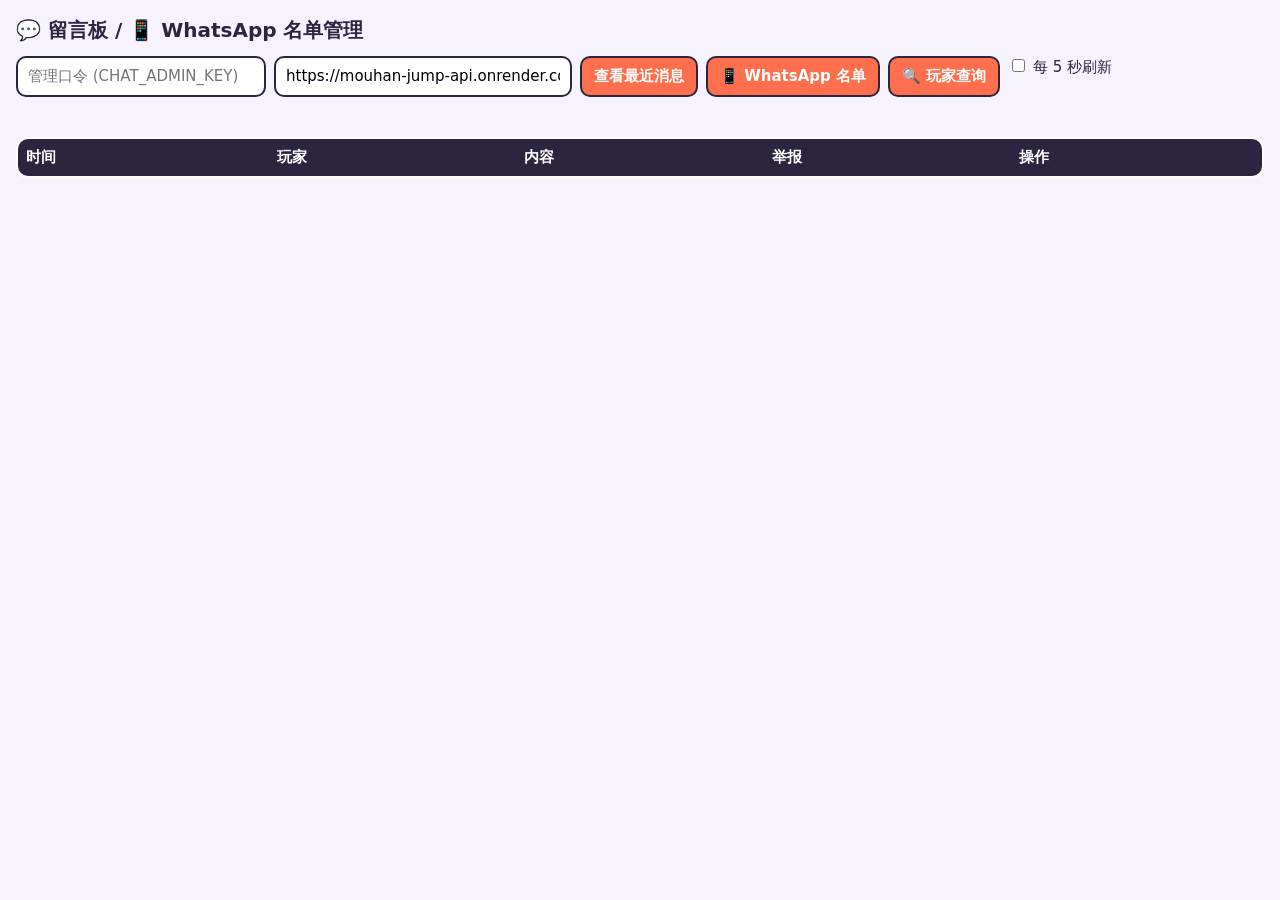
<file: chat-admin.html>
<!doctype html>
<html lang="zh"><head><meta charset="utf-8"><meta name="viewport" content="width=device-width,initial-scale=1">
<meta name="robots" content="noindex"><title>留言板 / WhatsApp 管理</title>
<style>
body{font:15px/1.4 "Microsoft YaHei","PingFang SC",system-ui,sans-serif;margin:0;padding:16px;background:#f6f3ff;color:#2b2540}
h1{font-size:20px;margin:0 0 12px}.bar{display:flex;gap:8px;flex-wrap:wrap;margin-bottom:12px}
input{font:inherit;padding:8px 10px;border:2px solid #2b2540;border-radius:10px}button{font:inherit;font-weight:700;padding:7px 12px;border:2px solid #2b2540;border-radius:10px;background:#fff;cursor:pointer}
button.p{background:#ff6f4e;color:#fff}button.d{background:#ffe0e0}
table{width:100%;border-collapse:collapse;background:#fff;border:2px solid #2b2540;border-radius:12px;overflow:hidden}
td,th{padding:8px;border-bottom:1px solid #ddd;text-align:left;vertical-align:top}th{background:#2b2540;color:#fff}
tr.hid td{opacity:.45;text-decoration:line-through}tr.hid td.act{text-decoration:none;opacity:1}
.tx{max-width:360px;overflow-wrap:anywhere}.pid{font:12px monospace;color:#777}.rep{color:#d33;font-weight:800}.ban{background:#d33;color:#fff;border-radius:6px;padding:0 5px;font-size:12px}
#msg{margin:8px 0;font-weight:700;color:#d33;min-height:20px}.act button{margin:2px}
#waBox{display:none}.wabar{display:flex;gap:8px;flex-wrap:wrap;align-items:center;margin:8px 0}.num{font-family:monospace;font-weight:700}
#plBox{display:none}.plbar{display:flex;gap:8px;flex-wrap:wrap;align-items:center;margin:8px 0}.plbar input{width:280px}
#plDetail{display:none;background:#fff;border:2px solid #2b2540;border-radius:12px;padding:12px 14px;margin:0 0 12px}#plDetail h2{font-size:17px;margin:0 0 8px}
.kv{display:grid;grid-template-columns:repeat(auto-fill,minmax(210px,1fr));gap:4px 16px;margin:6px 0}.kv span{color:#777}.chip{display:inline-block;background:#efe9ff;border-radius:6px;padding:1px 7px;margin:1px 2px;font-size:13px}
tr.pl{cursor:pointer}tr.pl:hover td{background:#faf7ff}
td a{color:#1a7f37;font-weight:700;text-decoration:none}.ok{color:#1a7f37;font-weight:800}input.note{width:130px;padding:4px 6px}
</style></head><body>
<h1>💬 留言板 / 📱 WhatsApp 名单管理</h1>
<div class="bar">
  <input id="key" type="password" placeholder="管理口令 (CHAT_ADMIN_KEY)" size="24">
  <input id="api" placeholder="后端地址（自动填，一般不用改）" size="30">
  <button class="p" id="go">查看最近消息</button>
  <button class="p" id="goWa">📱 WhatsApp 名单</button>
  <button class="p" id="goPl">🔍 玩家查询</button>
  <label><input type="checkbox" id="auto"> 每 5 秒刷新</label>
</div>
<div id="msg"></div>
<div id="plBox"><div class="plbar"><input id="plQ" placeholder="昵称 / 玩家ID（至少4位）/ WhatsApp 号码" maxlength="40"><button class="p" id="plGo">查询</button><span style="color:#777;font-size:13px">最多显示 50 条，点一行看详情。</span></div>
<div id="plDetail"></div>
<table><thead><tr><th>玩家</th><th>成绩</th><th>登录 / WhatsApp</th><th>注册 / 最近活跃</th></tr></thead><tbody id="plRows"></tbody></table></div>
<div id="waBox"><div class="wabar"><b id="waCount"></b><button class="p" id="waCsv">⬇ 下载 CSV</button><button id="waCopy">复制全部号码</button><span style="color:#777;font-size:13px">号码只检查了格式，没有验证码；联系后在"已核对"里打勾。</span></div>
<table><thead><tr><th>时间</th><th>玩家</th><th>WhatsApp</th><th>语言/区号</th><th>得到的皮肤</th><th>成绩</th><th>核对 / 备注</th><th></th></tr></thead><tbody id="waRows"></tbody></table></div>
<table id="chatTable"><thead><tr><th>时间</th><th>玩家</th><th>内容</th><th>举报</th><th>操作</th></tr></thead><tbody id="rows"></tbody></table>
<script type="module">
const $ = (id) => document.getElementById(id);
const esc = (s) => String(s).replace(/[&<>"']/g, (c) => ({ '&': '&amp;', '<': '&lt;', '>': '&gt;', '"': '&quot;', "'": '&#39;' }[c]));
try { const m = await import('./Leaderboard.js?v=20261113b'); if (m.LEADERBOARD_API.baseUrl) $('api').value = m.LEADERBOARD_API.baseUrl; } catch (e) {}
try { $('key').value = sessionStorage.getItem('chatKey') || ''; $('api').value = $('api').value || localStorage.getItem('chatApi') || ''; } catch (e) {}
async function call(body) {
  $('msg').style.color = '';
  const base = $('api').value.trim().replace(/\/+$/, '');
  if (!base) throw new Error('请填写后端地址');
  const r = await fetch(base + '/api/chat/admin', { method: 'POST', headers: { 'Content-Type': 'application/json' }, body: JSON.stringify({ key: $('key').value, ...body }) });
  const j = await r.json().catch(() => ({}));
  if (!j.ok) throw new Error(j.error === 'forbidden' ? '口令不对' : j.error === 'disabled' ? '服务器还没设置 CHAT_ADMIN_KEY' : (j.error || 'HTTP ' + r.status));
  return j;
}
async function load() {
  $('msg').textContent = '';
  try {
    sessionStorage.setItem('chatKey', $('key').value); localStorage.setItem('chatApi', $('api').value);
    const j = await call({ action: 'list' });
    $('rows').innerHTML = j.msgs.map((m) => `<tr class="${m.hidden ? 'hid' : ''}"><td>${new Date(m.ts * 1000).toLocaleString()}</td>
      <td>${esc(m.avatar)} <b>${esc(m.nick)}</b> ${m.banned ? '<span class="ban">已禁言</span>' : ''}<div class="pid">${m.pid}</div></td>
      <td class="tx">${esc(m.text)}</td><td>${m.reports ? `<span class="rep">${m.reports}</span>` : ''}${m.hidden ? '<br>已隐藏' : ''}</td>
      <td class="act">${m.hidden ? `<button data-a="restore" data-m="${m.id}">恢复</button>` : `<button class="d" data-a="delete" data-m="${m.id}">删除</button>`}
        ${m.banned ? `<button data-a="unban" data-p="${m.pid}">解封</button>` : `<button class="d" data-a="ban" data-p="${m.pid}" data-h="24">禁言24小时</button><button class="d" data-a="ban" data-p="${m.pid}" data-h="0">永久禁言</button>`}</td></tr>`).join('');
  } catch (e) { $('msg').textContent = e.message; }
}
$('rows').onclick = async (e) => {
  const b = e.target.closest('button'); if (!b) return;
  const body = { action: b.dataset.a, msg: b.dataset.m, pid: b.dataset.p, hours: Number(b.dataset.h || 0), purge: true };
  if (b.dataset.a === 'ban' && !confirm(b.dataset.h === '0' ? '永久禁言这个玩家，并隐藏他的全部消息？' : '禁言这个玩家 24 小时，并隐藏他的全部消息？')) return;
  try { await call(body); load(); } catch (err) { $('msg').textContent = err.message; }
};

let leads = [];
const LN = { zh: '中文', en: 'English', ar: 'العربية' };
async function loadWa() {
  $('msg').textContent = '';
  try {
    sessionStorage.setItem('chatKey', $('key').value); localStorage.setItem('chatApi', $('api').value);
    leads = (await call({ action: 'wa_list' })).leads;
    $('chatTable').style.display = 'none'; $('plBox').style.display = 'none'; $('waBox').style.display = 'block';
    $('waCount').textContent = '共 ' + leads.length + ' 个号码';
    $('waRows').innerHTML = leads.map((l) => `<tr><td>${new Date(l.ts * 1000).toLocaleString()}</td><td><b>${esc(l.nick || '?')}</b><div class="pid">${l.pid}</div></td>
      <td><span class="num">+${esc(l.phone)}</span><br><a href="https://wa.me/${esc(l.phone)}" target="_blank" rel="noopener">在 WhatsApp 打开 ↗</a></td>
      <td>${esc(LN[l.lang] || l.lang || '-')} / +${esc(l.cc)}</td><td>${esc(l.skin)}</td><td>最高 ${l.best}<br>Rogue ${l.rogue}<br>${l.games} 局</td>
      <td><label><input type="checkbox" data-wv="${l.id}" ${l.verified ? 'checked' : ''}> 已核对</label><br><input class="note" data-wn="${l.id}" value="${esc(l.note)}" placeholder="备注"></td>
      <td><button class="d" data-wd="${l.id}">删除</button></td></tr>`).join('');
  } catch (e) { $('msg').textContent = e.message; }
}
$('goWa').onclick = loadWa;
const origLoad = load;
$('go').onclick = () => { $('waBox').style.display = 'none'; $('plBox').style.display = 'none'; $('chatTable').style.display = ''; load(); };
$('waRows').onchange = async (e) => {
  const id = e.target.dataset.wv || e.target.dataset.wn; if (!id) return;
  const v = document.querySelector(`[data-wv="${id}"]`).checked, n = document.querySelector(`[data-wn="${id}"]`).value;
  try { await call({ action: 'wa_mark', wid: id, verified: v, note: n }); } catch (err) { $('msg').textContent = err.message; }
};
$('waRows').onclick = async (e) => {
  const b = e.target.closest('[data-wd]'); if (!b) return;
  if (!confirm('从名单里删除这个号码？（玩家已得到的皮肤不会收回）')) return;
  try { await call({ action: 'wa_delete', wid: b.dataset.wd }); loadWa(); } catch (err) { $('msg').textContent = err.message; }
};
const q = (v) => '"' + String(v == null ? '' : v).replace(/"/g, '""') + '"';
$('waCsv').onclick = () => {
  const head = ['序号', '领取时间', '昵称', 'WhatsApp号码(含区号)', '国家区号', '语言', '获得皮肤', '最高分', 'Roguelike最高', '局数', '登录方式', '已核对', '备注', '玩家ID'];
  const rows = leads.map((l, i) => [leads.length - i, new Date(l.ts * 1000).toISOString().replace('T', ' ').slice(0, 19) + ' UTC', l.nick, '="+' + l.phone + '"', '="+' + l.cc + '"', l.lang, l.skin, l.best, l.rogue, l.games, l.providers, l.verified ? '是' : '', l.note, l.pid]);
  const csv = '﻿' + [head, ...rows].map((r) => r.map(q).join(',')).join('\r\n');
  const a = document.createElement('a'); a.href = URL.createObjectURL(new Blob([csv], { type: 'text/csv;charset=utf-8' }));
  a.download = 'whatsapp-leads-' + new Date().toISOString().slice(0, 10) + '.csv'; a.click();
};
$('waCopy').onclick = async () => { try { await navigator.clipboard.writeText(leads.map((l) => '+' + l.phone).join('\n')); $('msg').textContent = '已复制 ' + leads.length + ' 个号码'; } catch (e) { $('msg').textContent = '复制失败，请用 CSV'; } };

/* ---------- 玩家查询 ---------- */
const fmt = (ts) => ts ? new Date(ts * 1000).toLocaleString() : '-';
const PN = { google: 'Google', facebook: 'Facebook' };
const skinName = (k) => String(k).replace(/^(player|block):/, '$1·');
function showPl() {
  $('chatTable').style.display = 'none'; $('waBox').style.display = 'none'; $('plBox').style.display = 'block';
  $('msg').textContent = '';
  try { sessionStorage.setItem('chatKey', $('key').value); localStorage.setItem('chatApi', $('api').value); } catch (e) {}
  $('plQ').focus();
}
async function searchPl() {
  const qv = $('plQ').value.trim(); $('msg').textContent = '';
  if (!qv) { $('msg').textContent = '请输入昵称、玩家ID或 WhatsApp 号码'; return; }
  try {
    const j = await call({ action: 'player_search', q: qv });
    $('plDetail').style.display = 'none';
    $('plRows').innerHTML = j.players.length ? j.players.map((p) => `<tr class="pl" data-pid="${p.id}">
      <td>${esc(p.avatar)} <b>${esc(p.nick)}</b><div class="pid">${p.id}</div></td>
      <td>本周 ${p.best}<br>Rogue ${p.rogue}<br>历史最高 ${p.allBest} · ${p.games} 局</td>
      <td>${p.providers ? esc(p.providers.split(',').map((x) => PN[x] || x).join(' / ')) : '游客'}<br>${p.phone ? '<span class="num">+' + esc(p.phone) + '</span>' : '<span style="color:#999">未留号码</span>'}</td>
      <td>${fmt(p.created)}<br>${fmt(p.updated)}</td></tr>`).join('') : '<tr><td colspan="4" style="color:#777">没有找到匹配的玩家</td></tr>';
    if (j.players.length === 1) openPl(j.players[0].id);
  } catch (e) { $('msg').textContent = e.message; }
}
async function openPl(pid) {
  try {
    const p = (await call({ action: 'player_detail', pid })).player, d = $('plDetail');
    const bt = p.ban ? `<span class="ban">已禁言</span> ${esc(p.ban.reason || '')} ${p.ban.until ? '（到 ' + fmt(p.ban.until) + '）' : '（永久）'}` : '正常';
    d.innerHTML = `<h2>${esc(p.avatar)} ${esc(p.nick)} <span class="pid">${p.id}</span></h2>
      <div class="kv"><div><span>本周最高</span> ${p.best}</div><div><span>Roguelike 本周</span> ${p.rogue}</div><div><span>历史最高</span> ${p.allBest}</div>
        <div><span>局数</span> ${p.games}</div><div><span>完美跳</span> ${p.perfects}</div><div><span>靠分数解锁</span> ${p.earned} 款</div>
        <div><span>注册</span> ${fmt(p.created)}</div><div><span>最近活跃</span> ${fmt(p.updated)}</div><div><span>正在使用</span> ${esc(skinName(p.equipped))}</div>
        <div><span>邀请好友</span> ${p.invited} 人</div><div><span>被邀请</span> ${p.invitedBy ? `<a href="#" data-pid="${p.invitedBy}">${p.invitedBy.slice(0, 8)}…</a>` : '否'}</div><div><span>留言状态</span> ${bt}</div></div>
      <div><span style="color:#777">登录方式：</span>${p.accounts.length ? p.accounts.map((a) => `<span class="chip">${esc(PN[a.provider] || a.provider)} · ${fmt(a.ts)}</span>`).join('') : '游客（未绑定账号）'}</div>
      <div style="margin-top:4px"><span style="color:#777">WhatsApp：</span>${p.wa ? `<span class="num">+${esc(p.wa.phone)}</span> <a href="https://wa.me/${esc(p.wa.phone)}" target="_blank" rel="noopener">打开 ↗</a> · 皮肤 ${esc(p.wa.skin)} · ${p.wa.verified ? '<span class="ok">已核对</span>' : '未核对'}${p.wa.note ? ' · ' + esc(p.wa.note) : ''} · ${fmt(p.wa.ts)}` : '未留号码'}</div>
      <div style="margin-top:4px"><span style="color:#777">已解锁 ${p.unlocked.length} 款：</span>${p.unlocked.map((k) => `<span class="chip">${esc(skinName(k))}</span>`).join('')}</div>
      <div style="margin-top:6px"><span style="color:#777">留言 ${p.chat.total} 条（已隐藏 ${p.chat.hidden}），最近 10 条：</span>${p.chat.recent.length ? p.chat.recent.map((m) => `<div class="${m.hidden ? 'pid' : ''}" style="${m.hidden ? 'text-decoration:line-through' : ''}">${fmt(m.ts)}　${esc(m.text)}</div>`).join('') : '<div class="pid">无</div>'}</div>
      <div style="margin-top:8px"><button class="p" data-pa="grant" data-pid="${p.id}">🎁 补发随机罐子</button> ${p.ban ? `<button data-pa="unban" data-pid="${p.id}">解封</button>` : `<button class="d" data-pa="ban" data-pid="${p.id}" data-h="24">禁言24小时</button> <button class="d" data-pa="ban" data-pid="${p.id}" data-h="0">永久禁言</button>`}</div>`;
    d.style.display = 'block'; d.scrollIntoView({ behavior: 'smooth', block: 'nearest' });
  } catch (e) { $('msg').textContent = e.message; }
}
$('goPl').onclick = showPl;
$('plGo').onclick = searchPl;
$('plQ').onkeydown = (e) => { if (e.key === 'Enter') searchPl(); };
$('plRows').onclick = (e) => { const r = e.target.closest('tr[data-pid]'); if (r) openPl(r.dataset.pid); };
$('plDetail').onclick = async (e) => {
  const l = e.target.closest('a[data-pid]'); if (l) { e.preventDefault(); return openPl(l.dataset.pid); }
  const b = e.target.closest('button[data-pa]'); if (!b) return;
  if (b.dataset.pa === 'grant') {
    if (!confirm('给这个玩家补发 1 款随机的、他还没有的特效罐？（发出后不能撤回）')) return;
    try { const r = await call({ action: 'grant_skin', pid: b.dataset.pid }); await openPl(b.dataset.pid); $('msg').textContent = '已补发：' + r.skin + '（玩家下次打开游戏并同步后会看到）'; $('msg').style.color = '#1a7f37'; }
    catch (err) { $('msg').textContent = err.message === 'none' ? '这个玩家的罐子已经集齐，没有可补发的' : err.message; }
    return;
  }
  if (b.dataset.pa === 'ban' && !confirm(b.dataset.h === '0' ? '永久禁言这个玩家，并隐藏他的全部消息？' : '禁言这个玩家 24 小时，并隐藏他的全部消息？')) return;
  try { await call({ action: b.dataset.pa, pid: b.dataset.pid, hours: Number(b.dataset.h || 0), purge: true }); openPl(b.dataset.pid); } catch (err) { $('msg').textContent = err.message; }
};

let t = null; $('auto').onchange = () => { clearInterval(t); if ($('auto').checked) t = setInterval(() => { if ($('waBox').style.display !== 'block' && $('plBox').style.display !== 'block') load(); }, 5000); };
if ($('key').value && $('api').value) $('go').onclick();
</script></body></html>
</file>
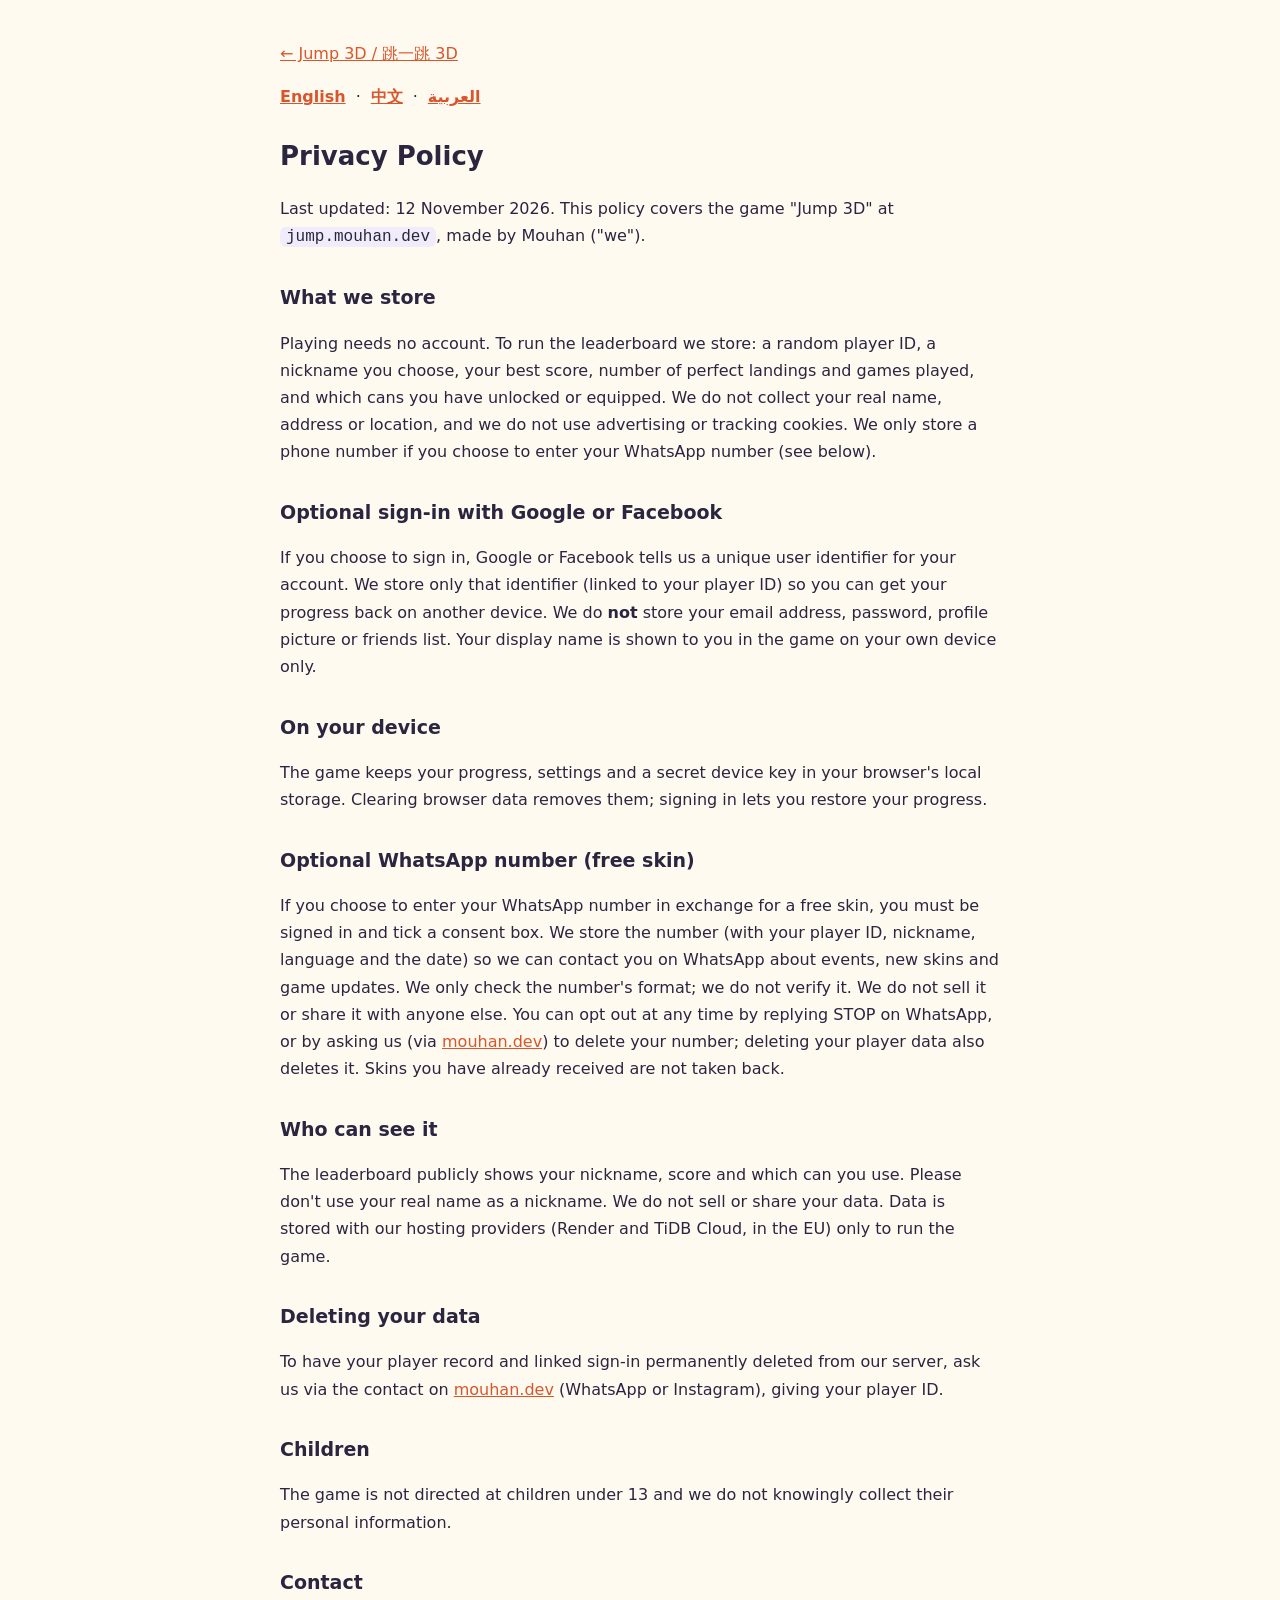
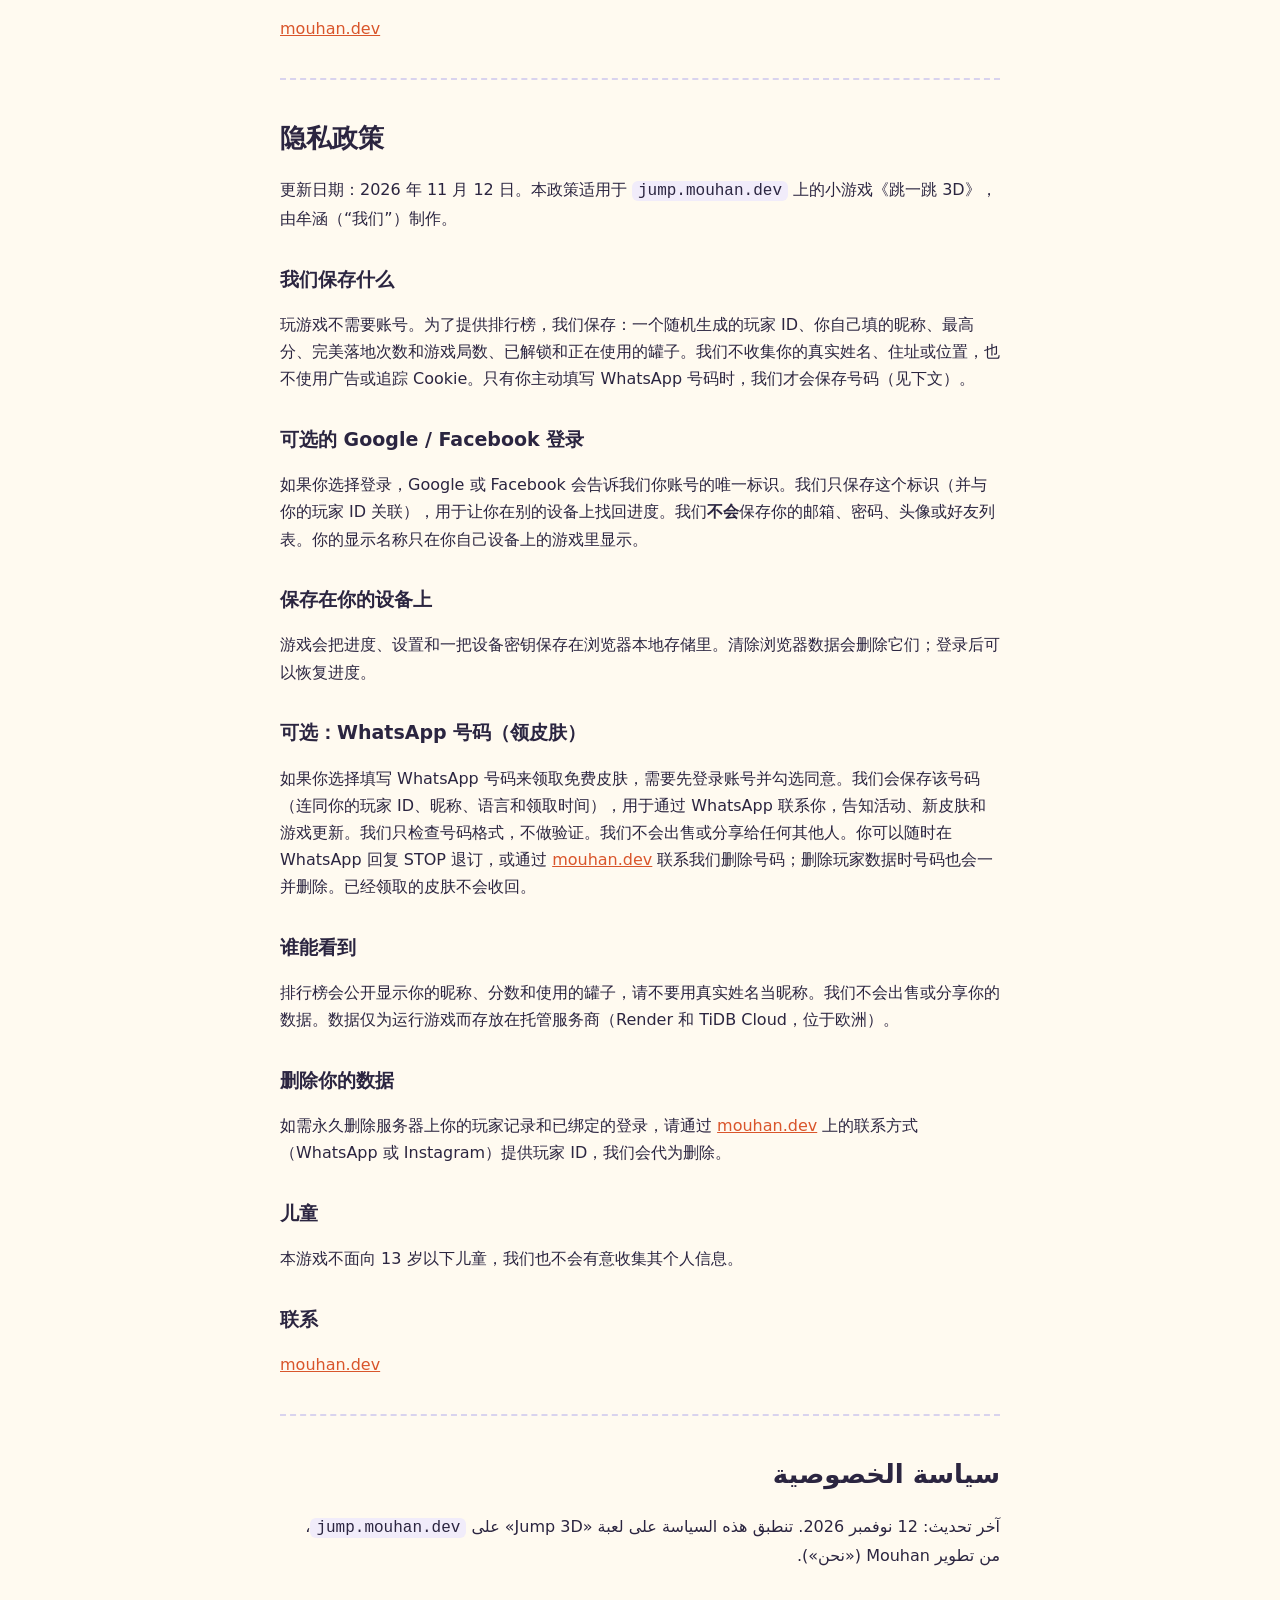
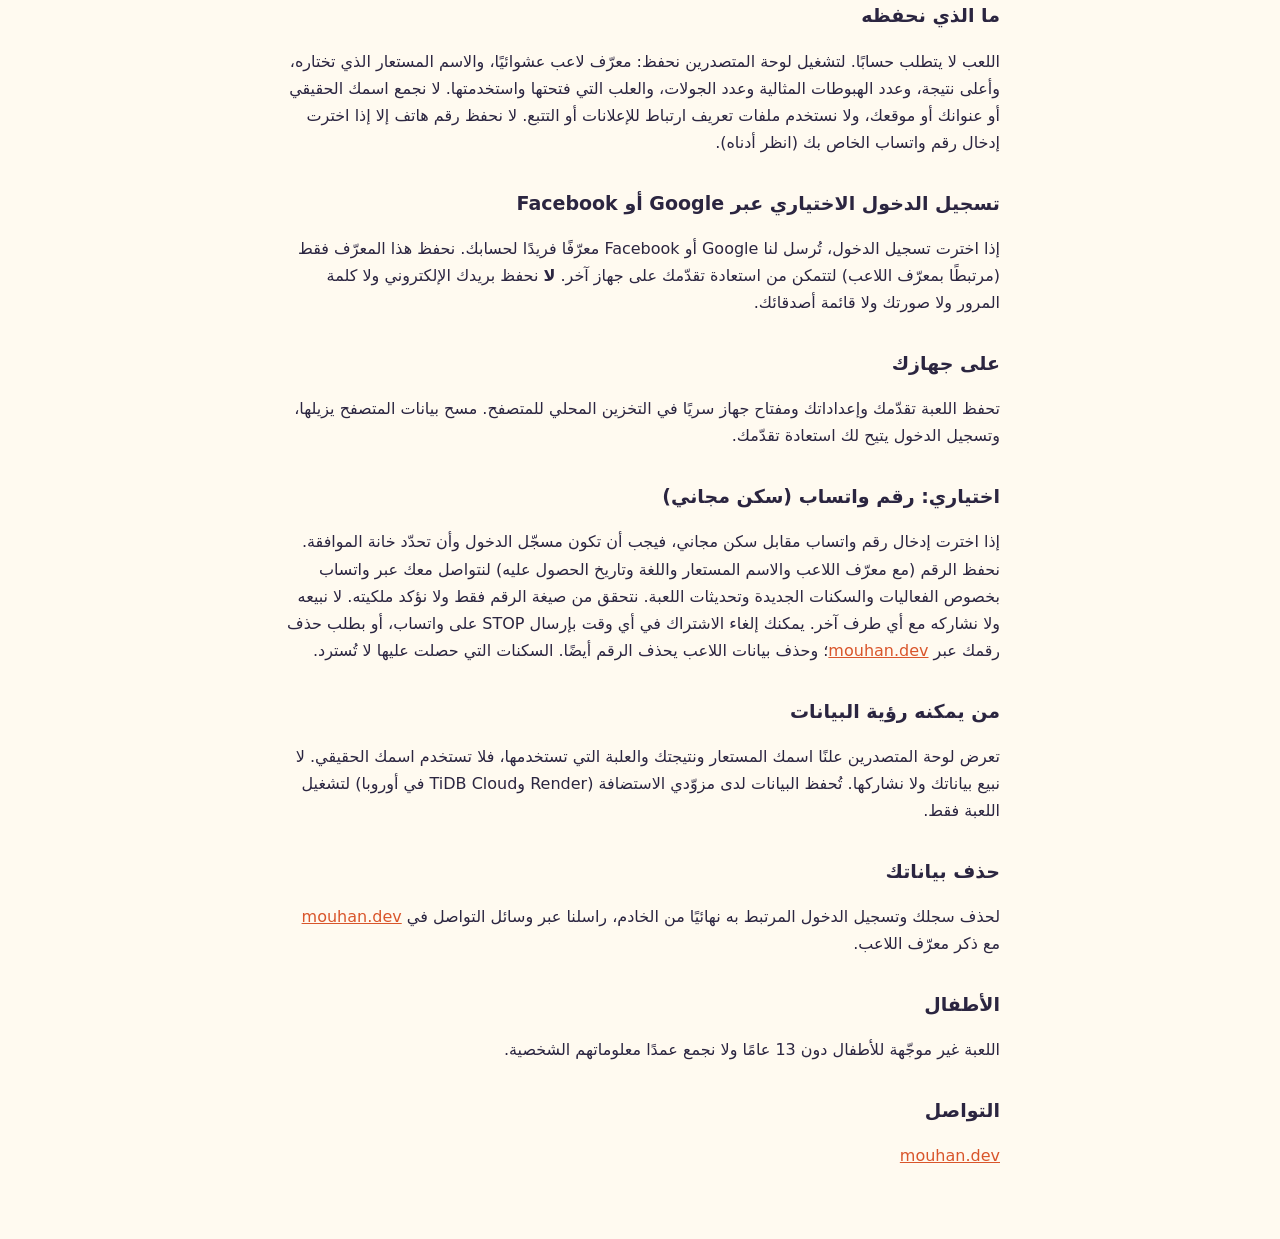
<file: privacy.html>
<!doctype html>
<html lang="en">
<head>
<meta charset="utf-8">
<meta name="viewport" content="width=device-width,initial-scale=1">
<title>Privacy Policy · Jump 3D / 隐私政策</title>
<style>
  body{font:16px/1.7 system-ui,-apple-system,"Segoe UI",Roboto,"Noto Sans","Noto Sans SC",sans-serif;max-width:720px;margin:0 auto;padding:24px 18px 60px;color:#2b2540;background:#fffaf0}
  h1{font-size:26px;margin:.2em 0}h2{font-size:19px;margin-top:1.6em}
  a{color:#d9552b}code{background:#f1ecfa;padding:1px 6px;border-radius:6px}
  .lang{display:flex;gap:10px;margin:10px 0 24px}.lang a{font-weight:700}
  hr{border:0;border-top:2px dashed #d9d3ee;margin:36px 0}
  [dir=rtl]{text-align:right}
</style>
</head>
<body>
<p><a href="./">← Jump 3D / 跳一跳 3D</a></p>
<div class="lang"><a href="#en">English</a> · <a href="#zh">中文</a> · <a href="#ar">العربية</a></div>

<section id="en">
<h1>Privacy Policy</h1>
<p>Last updated: 12 November 2026. This policy covers the game "Jump 3D" at <code>jump.mouhan.dev</code>, made by Mouhan ("we").</p>
<h2>What we store</h2>
<p>Playing needs no account. To run the leaderboard we store: a random player ID, a nickname you choose, your best score, number of perfect landings and games played, and which cans you have unlocked or equipped. We do not collect your real name, address or location, and we do not use advertising or tracking cookies. We only store a phone number if you choose to enter your WhatsApp number (see below).</p>
<h2>Optional sign-in with Google or Facebook</h2>
<p>If you choose to sign in, Google or Facebook tells us a unique user identifier for your account. We store only that identifier (linked to your player ID) so you can get your progress back on another device. We do <b>not</b> store your email address, password, profile picture or friends list. Your display name is shown to you in the game on your own device only.</p>
<h2>On your device</h2>
<p>The game keeps your progress, settings and a secret device key in your browser's local storage. Clearing browser data removes them; signing in lets you restore your progress.</p>
<h2>Optional WhatsApp number (free skin)</h2>
<p>If you choose to enter your WhatsApp number in exchange for a free skin, you must be signed in and tick a consent box. We store the number (with your player ID, nickname, language and the date) so we can contact you on WhatsApp about events, new skins and game updates. We only check the number's format; we do not verify it. We do not sell it or share it with anyone else. You can opt out at any time by replying STOP on WhatsApp, or by asking us (via <a href="https://mouhan.dev/">mouhan.dev</a>) to delete your number; deleting your player data also deletes it. Skins you have already received are not taken back.</p>
<h2>Who can see it</h2>
<p>The leaderboard publicly shows your nickname, score and which can you use. Please don't use your real name as a nickname. We do not sell or share your data. Data is stored with our hosting providers (Render and TiDB Cloud, in the EU) only to run the game.</p>
<h2>Deleting your data</h2>
<p>To have your player record and linked sign-in permanently deleted from our server, ask us via the contact on <a href="https://mouhan.dev/">mouhan.dev</a> (WhatsApp or Instagram), giving your player ID.</p>
<h2>Children</h2>
<p>The game is not directed at children under 13 and we do not knowingly collect their personal information.</p>
<h2>Contact</h2>
<p><a href="https://mouhan.dev/">mouhan.dev</a></p>
</section>

<hr>

<section id="zh">
<h1>隐私政策</h1>
<p>更新日期：2026 年 11 月 12 日。本政策适用于 <code>jump.mouhan.dev</code> 上的小游戏《跳一跳 3D》，由牟涵（“我们”）制作。</p>
<h2>我们保存什么</h2>
<p>玩游戏不需要账号。为了提供排行榜，我们保存：一个随机生成的玩家 ID、你自己填的昵称、最高分、完美落地次数和游戏局数、已解锁和正在使用的罐子。我们不收集你的真实姓名、住址或位置，也不使用广告或追踪 Cookie。只有你主动填写 WhatsApp 号码时，我们才会保存号码（见下文）。</p>
<h2>可选的 Google / Facebook 登录</h2>
<p>如果你选择登录，Google 或 Facebook 会告诉我们你账号的唯一标识。我们只保存这个标识（并与你的玩家 ID 关联），用于让你在别的设备上找回进度。我们<b>不会</b>保存你的邮箱、密码、头像或好友列表。你的显示名称只在你自己设备上的游戏里显示。</p>
<h2>保存在你的设备上</h2>
<p>游戏会把进度、设置和一把设备密钥保存在浏览器本地存储里。清除浏览器数据会删除它们；登录后可以恢复进度。</p>
<h2>可选：WhatsApp 号码（领皮肤）</h2>
<p>如果你选择填写 WhatsApp 号码来领取免费皮肤，需要先登录账号并勾选同意。我们会保存该号码（连同你的玩家 ID、昵称、语言和领取时间），用于通过 WhatsApp 联系你，告知活动、新皮肤和游戏更新。我们只检查号码格式，不做验证。我们不会出售或分享给任何其他人。你可以随时在 WhatsApp 回复 STOP 退订，或通过 <a href="https://mouhan.dev/">mouhan.dev</a> 联系我们删除号码；删除玩家数据时号码也会一并删除。已经领取的皮肤不会收回。</p>
<h2>谁能看到</h2>
<p>排行榜会公开显示你的昵称、分数和使用的罐子，请不要用真实姓名当昵称。我们不会出售或分享你的数据。数据仅为运行游戏而存放在托管服务商（Render 和 TiDB Cloud，位于欧洲）。</p>
<h2>删除你的数据</h2>
<p>如需永久删除服务器上你的玩家记录和已绑定的登录，请通过 <a href="https://mouhan.dev/">mouhan.dev</a> 上的联系方式（WhatsApp 或 Instagram）提供玩家 ID，我们会代为删除。</p>
<h2>儿童</h2>
<p>本游戏不面向 13 岁以下儿童，我们也不会有意收集其个人信息。</p>
<h2>联系</h2>
<p><a href="https://mouhan.dev/">mouhan.dev</a></p>
</section>

<hr>

<section id="ar" dir="rtl" lang="ar">
<h1>سياسة الخصوصية</h1>
<p>آخر تحديث: 12 نوفمبر 2026. تنطبق هذه السياسة على لعبة «Jump 3D» على <code>jump.mouhan.dev</code>، من تطوير Mouhan («نحن»).</p>
<h2>ما الذي نحفظه</h2>
<p>اللعب لا يتطلب حسابًا. لتشغيل لوحة المتصدرين نحفظ: معرّف لاعب عشوائيًا، والاسم المستعار الذي تختاره، وأعلى نتيجة، وعدد الهبوطات المثالية وعدد الجولات، والعلب التي فتحتها واستخدمتها. لا نجمع اسمك الحقيقي أو عنوانك أو موقعك، ولا نستخدم ملفات تعريف ارتباط للإعلانات أو التتبع. لا نحفظ رقم هاتف إلا إذا اخترت إدخال رقم واتساب الخاص بك (انظر أدناه).</p>
<h2>تسجيل الدخول الاختياري عبر Google أو Facebook</h2>
<p>إذا اخترت تسجيل الدخول، تُرسل لنا Google أو Facebook معرّفًا فريدًا لحسابك. نحفظ هذا المعرّف فقط (مرتبطًا بمعرّف اللاعب) لتتمكن من استعادة تقدّمك على جهاز آخر. <b>لا</b> نحفظ بريدك الإلكتروني ولا كلمة المرور ولا صورتك ولا قائمة أصدقائك.</p>
<h2>على جهازك</h2>
<p>تحفظ اللعبة تقدّمك وإعداداتك ومفتاح جهاز سريًا في التخزين المحلي للمتصفح. مسح بيانات المتصفح يزيلها، وتسجيل الدخول يتيح لك استعادة تقدّمك.</p>
<h2>اختياري: رقم واتساب (سكن مجاني)</h2>
<p>إذا اخترت إدخال رقم واتساب مقابل سكن مجاني، فيجب أن تكون مسجّل الدخول وأن تحدّد خانة الموافقة. نحفظ الرقم (مع معرّف اللاعب والاسم المستعار واللغة وتاريخ الحصول عليه) لنتواصل معك عبر واتساب بخصوص الفعاليات والسكنات الجديدة وتحديثات اللعبة. نتحقق من صيغة الرقم فقط ولا نؤكد ملكيته. لا نبيعه ولا نشاركه مع أي طرف آخر. يمكنك إلغاء الاشتراك في أي وقت بإرسال STOP على واتساب، أو بطلب حذف رقمك عبر <a href="https://mouhan.dev/">mouhan.dev</a>؛ وحذف بيانات اللاعب يحذف الرقم أيضًا. السكنات التي حصلت عليها لا تُسترد.</p>
<h2>من يمكنه رؤية البيانات</h2>
<p>تعرض لوحة المتصدرين علنًا اسمك المستعار ونتيجتك والعلبة التي تستخدمها، فلا تستخدم اسمك الحقيقي. لا نبيع بياناتك ولا نشاركها. تُحفظ البيانات لدى مزوّدي الاستضافة (Render وTiDB Cloud في أوروبا) لتشغيل اللعبة فقط.</p>
<h2>حذف بياناتك</h2>
<p>لحذف سجلك وتسجيل الدخول المرتبط به نهائيًا من الخادم، راسلنا عبر وسائل التواصل في <a href="https://mouhan.dev/">mouhan.dev</a> مع ذكر معرّف اللاعب.</p>
<h2>الأطفال</h2>
<p>اللعبة غير موجّهة للأطفال دون 13 عامًا ولا نجمع عمدًا معلوماتهم الشخصية.</p>
<h2>التواصل</h2>
<p><a href="https://mouhan.dev/">mouhan.dev</a></p>
</section>
</body>
</html>
</file>
